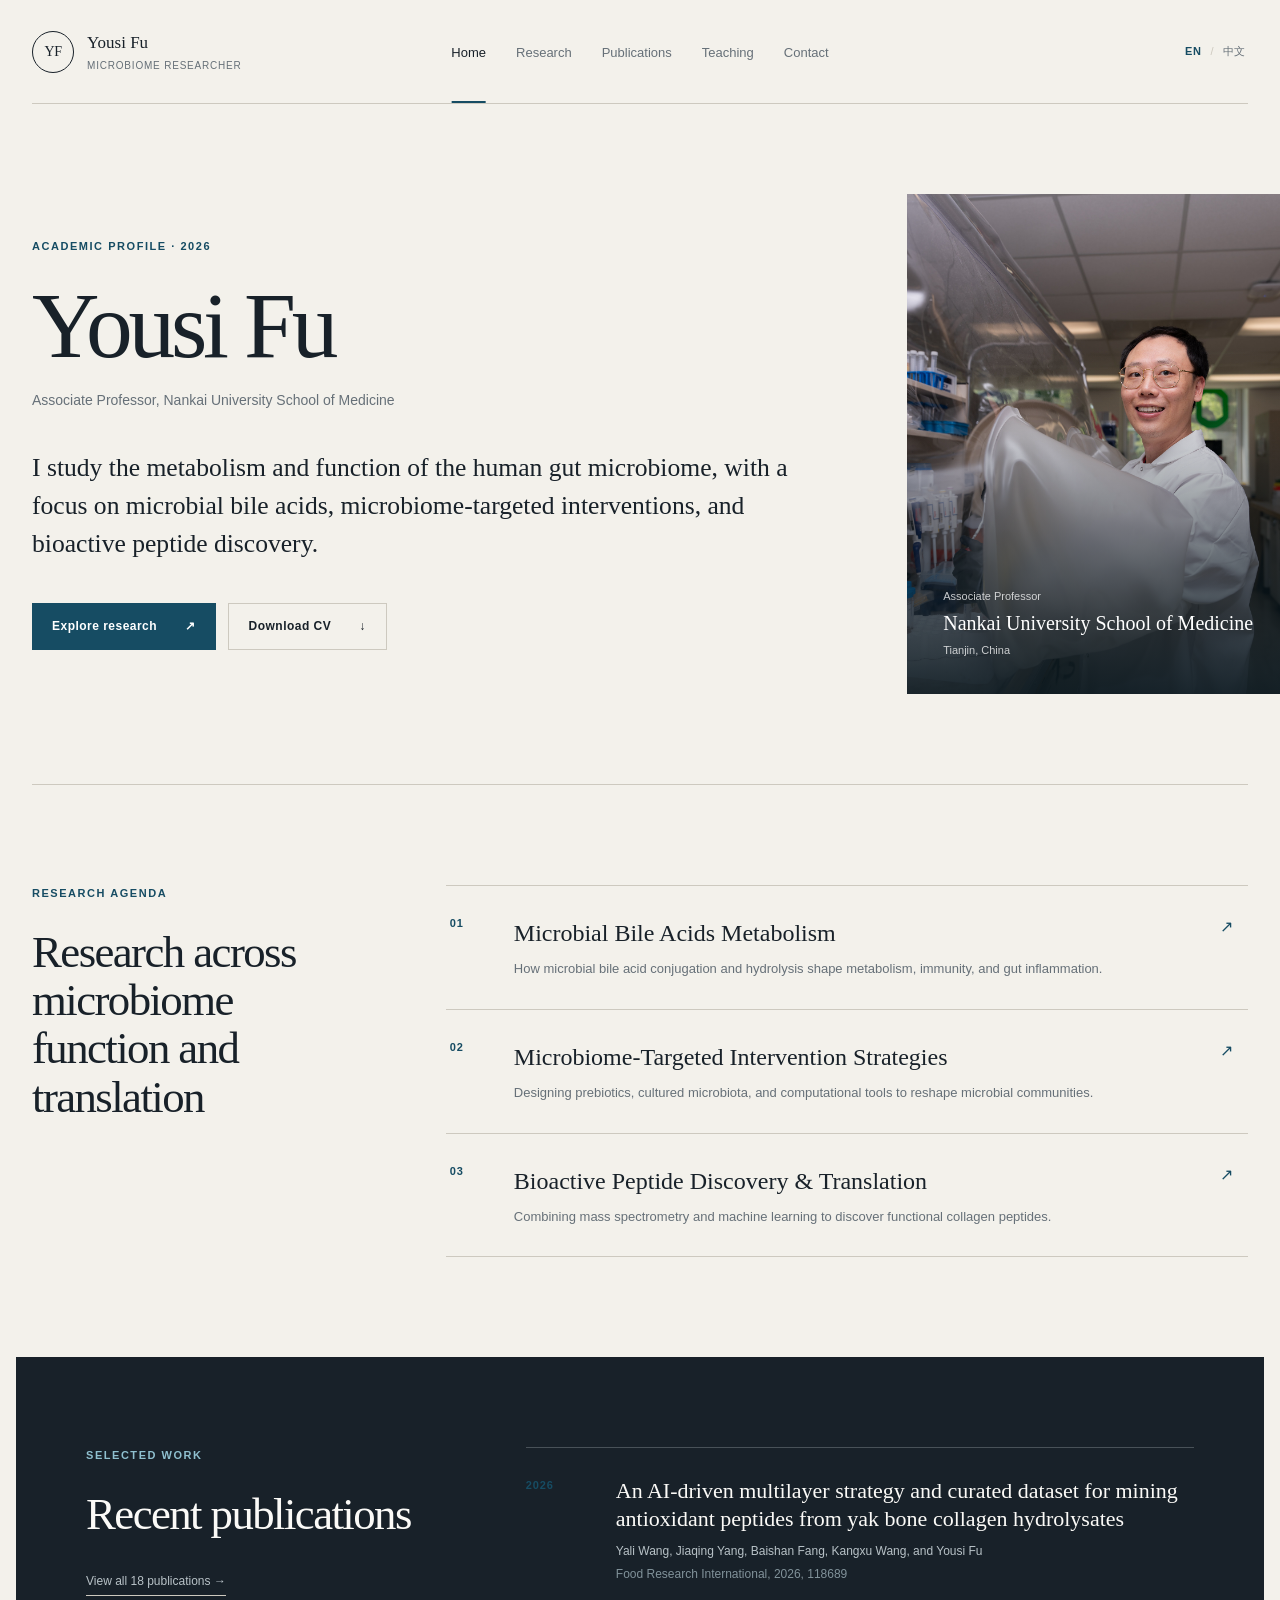
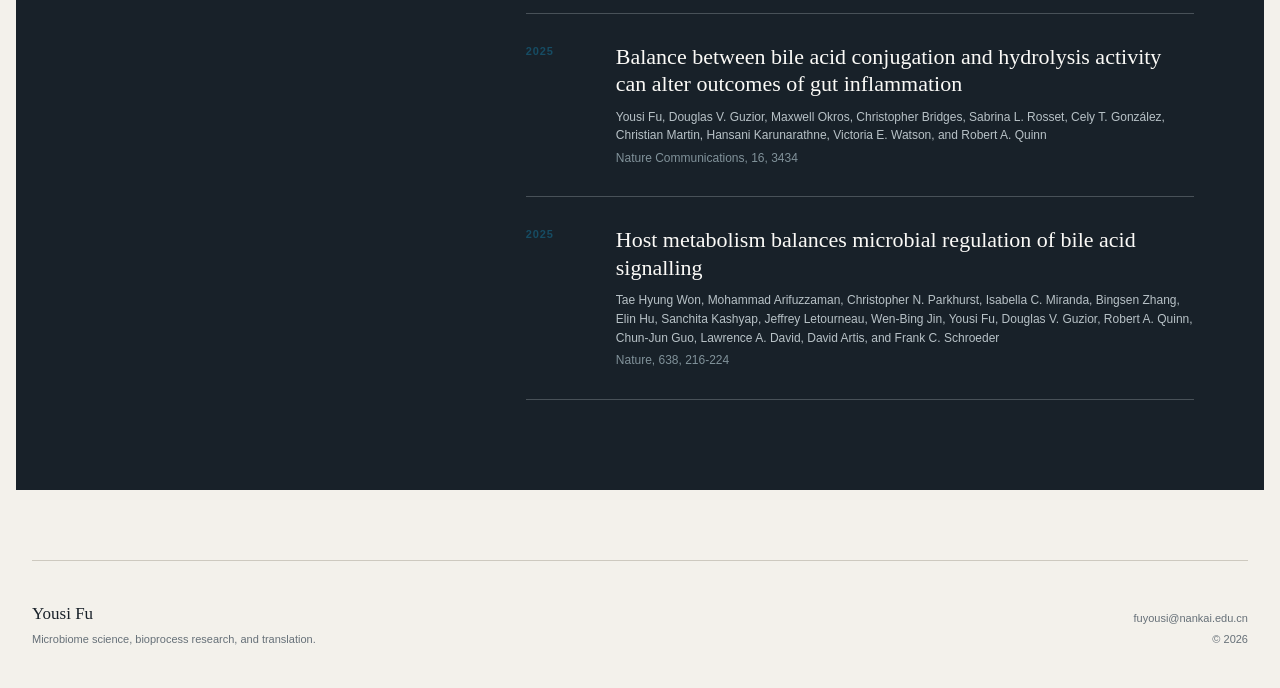
<file: contact/index.html>
<!doctype html>
<html lang="en">
  <head>
    <meta charset="UTF-8" />
    <meta name="viewport" content="width=device-width, initial-scale=1.0" />
    <meta
      name="description"
      content="Yousi Fu is an Associate Professor at Nankai University School of Medicine studying microbial bile acid metabolism, microbiome-targeted interventions, and bioactive peptides."
    />
    <title>Yousi Fu — Academic Profile</title>
    <script type="module" crossorigin src="/assets/index-C3agX_Cg.js"></script>
    <link rel="stylesheet" crossorigin href="/assets/index-CQv1zK_3.css">
  </head>
  <body>
    <div id="root"></div>
  </body>
</html>
</file>
<file: assets/index-CQv1zK_3.css>
/*! tailwindcss v4.2.1 | MIT License | https://tailwindcss.com */
@layer properties{@supports (((-webkit-hyphens:none)) and (not (margin-trim:inline))) or ((-moz-orient:inline) and (not (color:rgb(from red r g b)))){*,:before,:after,::backdrop{--tw-blur:initial;--tw-brightness:initial;--tw-contrast:initial;--tw-grayscale:initial;--tw-hue-rotate:initial;--tw-invert:initial;--tw-opacity:initial;--tw-saturate:initial;--tw-sepia:initial;--tw-drop-shadow:initial;--tw-drop-shadow-color:initial;--tw-drop-shadow-alpha:100%;--tw-drop-shadow-size:initial}}}@layer theme{:root,:host{--font-sans:ui-sans-serif, system-ui, sans-serif, "Apple Color Emoji", "Segoe UI Emoji", "Segoe UI Symbol", "Noto Color Emoji";--font-mono:ui-monospace, SFMono-Regular, Menlo, Monaco, Consolas, "Liberation Mono", "Courier New", monospace;--spacing:.25rem;--default-font-family:var(--font-sans);--default-mono-font-family:var(--font-mono)}}@layer base{*,:after,:before,::backdrop{box-sizing:border-box;border:0 solid;margin:0;padding:0}::file-selector-button{box-sizing:border-box;border:0 solid;margin:0;padding:0}html,:host{-webkit-text-size-adjust:100%;tab-size:4;line-height:1.5;font-family:var(--default-font-family,ui-sans-serif, system-ui, sans-serif, "Apple Color Emoji", "Segoe UI Emoji", "Segoe UI Symbol", "Noto Color Emoji");font-feature-settings:var(--default-font-feature-settings,normal);font-variation-settings:var(--default-font-variation-settings,normal);-webkit-tap-highlight-color:transparent}hr{height:0;color:inherit;border-top-width:1px}abbr:where([title]){-webkit-text-decoration:underline dotted;text-decoration:underline dotted}h1,h2,h3,h4,h5,h6{font-size:inherit;font-weight:inherit}a{color:inherit;-webkit-text-decoration:inherit;-webkit-text-decoration:inherit;-webkit-text-decoration:inherit;-webkit-text-decoration:inherit;text-decoration:inherit}b,strong{font-weight:bolder}code,kbd,samp,pre{font-family:var(--default-mono-font-family,ui-monospace, SFMono-Regular, Menlo, Monaco, Consolas, "Liberation Mono", "Courier New", monospace);font-feature-settings:var(--default-mono-font-feature-settings,normal);font-variation-settings:var(--default-mono-font-variation-settings,normal);font-size:1em}small{font-size:80%}sub,sup{vertical-align:baseline;font-size:75%;line-height:0;position:relative}sub{bottom:-.25em}sup{top:-.5em}table{text-indent:0;border-color:inherit;border-collapse:collapse}:-moz-focusring{outline:auto}progress{vertical-align:baseline}summary{display:list-item}ol,ul,menu{list-style:none}img,svg,video,canvas,audio,iframe,embed,object{vertical-align:middle;display:block}img,video{max-width:100%;height:auto}button,input,select,optgroup,textarea{font:inherit;font-feature-settings:inherit;font-variation-settings:inherit;letter-spacing:inherit;color:inherit;opacity:1;background-color:#0000;border-radius:0}::file-selector-button{font:inherit;font-feature-settings:inherit;font-variation-settings:inherit;letter-spacing:inherit;color:inherit;opacity:1;background-color:#0000;border-radius:0}:where(select:is([multiple],[size])) optgroup{font-weight:bolder}:where(select:is([multiple],[size])) optgroup option{padding-inline-start:20px}::file-selector-button{margin-inline-end:4px}::placeholder{opacity:1}@supports (not ((-webkit-appearance:-apple-pay-button))) or (contain-intrinsic-size:1px){::placeholder{color:currentColor}@supports (color:color-mix(in lab, red, red)){::placeholder{color:color-mix(in oklab, currentcolor 50%, transparent)}}}textarea{resize:vertical}::-webkit-search-decoration{-webkit-appearance:none}::-webkit-date-and-time-value{min-height:1lh;text-align:inherit}::-webkit-datetime-edit{display:inline-flex}::-webkit-datetime-edit-fields-wrapper{padding:0}::-webkit-datetime-edit{padding-block:0}::-webkit-datetime-edit-year-field{padding-block:0}::-webkit-datetime-edit-month-field{padding-block:0}::-webkit-datetime-edit-day-field{padding-block:0}::-webkit-datetime-edit-hour-field{padding-block:0}::-webkit-datetime-edit-minute-field{padding-block:0}::-webkit-datetime-edit-second-field{padding-block:0}::-webkit-datetime-edit-millisecond-field{padding-block:0}::-webkit-datetime-edit-meridiem-field{padding-block:0}::-webkit-calendar-picker-indicator{line-height:1}:-moz-ui-invalid{box-shadow:none}button,input:where([type=button],[type=reset],[type=submit]){appearance:button}::file-selector-button{appearance:button}::-webkit-inner-spin-button{height:auto}::-webkit-outer-spin-button{height:auto}[hidden]:where(:not([hidden=until-found])){display:none!important}}@layer components;@layer utilities{.visible{visibility:visible}.sr-only{clip-path:inset(50%);white-space:nowrap;border-width:0;width:1px;height:1px;margin:-1px;padding:0;position:absolute;overflow:hidden}.relative{position:relative}.start{inset-inline-start:var(--spacing)}.end{inset-inline-end:var(--spacing)}.flex{display:flex}.hidden{display:none}.table{display:table}.resize{resize:both}.blur{--tw-blur:blur(8px);filter:var(--tw-blur,) var(--tw-brightness,) var(--tw-contrast,) var(--tw-grayscale,) var(--tw-hue-rotate,) var(--tw-invert,) var(--tw-saturate,) var(--tw-sepia,) var(--tw-drop-shadow,)}}:root{--paper:#f3f1eb;--paper-deep:#e8e4da;--ink:#182129;--muted:#667078;--line:#cdc9bf;--accent:#164c63;--accent-soft:#dbe5e7;--white:#fbfaf7;--serif:Georgia, "Times New Roman", "Noto Serif SC", serif;--sans:Inter, ui-sans-serif, -apple-system, BlinkMacSystemFont, "Segoe UI", "Noto Sans SC", sans-serif}*{box-sizing:border-box}.sr-only{clip:rect(0, 0, 0, 0);white-space:nowrap;border:0;width:1px;height:1px;margin:-1px;padding:0;position:absolute;overflow:hidden}html{scroll-behavior:smooth}body{background:var(--paper);color:var(--ink);font-family:var(--sans);min-width:320px;margin:0}a{color:inherit;text-decoration:none}button,a{-webkit-tap-highlight-color:transparent}button:focus-visible,a:focus-visible{outline:2px solid var(--accent);outline-offset:4px}.site-frame{min-height:100vh}.section-shell,.site-header{width:calc(100% - 64px);max-width:1240px;margin-inline:auto}.site-header{border-bottom:1px solid var(--line);grid-template-columns:1fr auto 1fr;align-items:center;min-height:104px;display:grid}.brand{justify-self:start;align-items:center;gap:13px;display:inline-flex}.brand-mark{border:1px solid var(--ink);font-family:var(--serif);letter-spacing:-.04em;border-radius:50%;justify-content:center;align-items:center;width:42px;height:42px;font-size:14px;display:inline-flex}.brand-copy{flex-direction:column;gap:2px;display:flex}.brand-copy strong{font-family:var(--serif);font-size:17px;font-weight:500}.brand-copy small{color:var(--muted);letter-spacing:.08em;text-transform:uppercase;font-size:10px}.site-nav{align-items:center;gap:30px;display:flex}.site-nav a{color:var(--muted);padding:42px 0 39px;font-size:13px;position:relative}.site-nav a:after{background:var(--accent);content:"";width:100%;height:2px;transition:transform .18s;position:absolute;bottom:-1px;left:50%;transform:translate(-50%)scaleX(0)}.site-nav a:hover,.site-nav a.active{color:var(--ink)}.site-nav a.active:after{transform:translate(-50%)scaleX(1)}.language-switch{justify-self:end;align-items:center;gap:7px;display:flex}.language-switch button{color:var(--muted);cursor:pointer;font-family:var(--sans);letter-spacing:.06em;background:0 0;border:0;padding:5px 2px;font-size:11px}.language-switch button.active{color:var(--accent);font-weight:700}.language-switch span{color:var(--line);font-size:11px}.eyebrow{color:var(--accent);letter-spacing:.14em;text-transform:uppercase;margin:0;font-size:11px;font-weight:700}.hero{grid-template-columns:minmax(0,1.4fr) minmax(280px,.6fr);align-items:center;gap:80px;min-height:630px;padding-block:90px;display:grid}.hero h1,.page-intro h1{font-family:var(--serif);letter-spacing:-.045em;font-weight:400}.hero h1{max-width:850px;margin:28px 0 20px;font-size:clamp(60px,7.3vw,102px);line-height:.93}.role-line{color:var(--muted);margin:0 0 38px;font-size:14px}.hero-statement{font-family:var(--serif);max-width:770px;margin:0;font-size:clamp(21px,2vw,28px);line-height:1.48}.hero-actions{flex-wrap:wrap;gap:12px;margin-top:40px;display:flex}.button{letter-spacing:.04em;justify-content:space-between;align-items:center;gap:28px;min-height:47px;padding:0 20px;font-size:12px;font-weight:700;transition:background .16s,color .16s,transform .16s;display:inline-flex}.button:hover{transform:translateY(-2px)}.button-primary{background:var(--accent);color:#fff}.button-primary:hover{background:#0f3e52}.button-secondary{border:1px solid var(--line)}.button-secondary:hover{border-color:var(--ink)}.profile-links{flex-wrap:wrap;gap:24px;margin-top:34px;display:flex}.profile-links a,.text-link{border-bottom:1px solid var(--line);color:var(--muted);padding-bottom:5px;font-size:12px}.profile-links a:hover,.text-link:hover{border-color:var(--accent);color:var(--accent)}.identity-card{aspect-ratio:.84;background:var(--accent-soft);flex-direction:column;justify-content:center;align-items:center;min-height:420px;padding:46px;display:flex;position:relative}.identity-card:before,.identity-card:after{content:"";border:1px solid #164c633d;position:absolute}.identity-card:before{inset:24px}.identity-card:after{border-radius:50%;width:68%;height:68%}.monogram{background:var(--accent);color:#fff;font-family:var(--serif);letter-spacing:-.08em;z-index:1;border-radius:50%;justify-content:center;align-items:center;width:158px;height:158px;font-size:54px;display:flex;position:relative}.identity-card-copy{text-align:center;z-index:1;flex-direction:column;align-items:center;gap:6px;margin-top:44px;display:flex;position:relative}.identity-card-copy span{color:#48626d;font-size:11px}.identity-card-copy strong{font-family:var(--serif);font-size:19px;font-weight:500}.identity-photo-card{aspect-ratio:.78;justify-content:flex-end;min-height:500px;padding:0;overflow:hidden}.identity-photo-card:before,.identity-photo-card:after{display:none}.identity-photo{object-fit:cover;object-position:50% 58%;width:100%;height:100%;position:absolute;inset:0}.identity-photo-overlay{z-index:1;background:linear-gradient(#0000 28%,#0c1a210a 42%,#0c1a219e 75%,#0c1a21eb 100%);position:absolute;inset:0}.identity-photo-copy{text-align:left;align-items:flex-start;width:100%;margin:0;padding:36px}.identity-photo-copy span{color:#ffffffc2}.identity-photo-copy strong{color:#fff;font-size:20px;line-height:1.25}.home-grid{border-top:1px solid var(--line);grid-template-columns:.6fr 1.4fr;gap:70px;padding-block:100px;display:grid}.home-section-heading h2,.recent-heading h2{font-family:var(--serif);letter-spacing:-.035em;margin:26px 0 0;font-size:clamp(32px,3.5vw,52px);font-weight:400;line-height:1.08}.focus-list{border-top:1px solid var(--line)}.focus-row{border-bottom:1px solid var(--line);grid-template-columns:40px 1fr 24px;align-items:start;gap:24px;padding:29px 4px;display:grid}.focus-row:hover .row-arrow{transform:translate(3px,-3px)}.focus-number,.publication-year{color:var(--accent);letter-spacing:.08em;font-size:11px;font-weight:700}.focus-row h3{font-family:var(--serif);margin:0 0 8px;font-size:24px;font-weight:400}.focus-row p{color:var(--muted);margin:0;font-size:13px;line-height:1.6}.row-arrow{color:var(--accent);transition:transform .16s}.recent-block{background:var(--ink);color:var(--white);grid-template-columns:.7fr 1.3fr;gap:80px;width:calc(100% - 32px);max-width:1380px;margin-bottom:70px;padding:90px 70px;display:grid}.recent-heading .eyebrow{color:#8fc0cf}.recent-heading .text-link{color:#b8c2c7;margin-top:34px;display:inline-block}.recent-list{border-top:1px solid #485158}.publication-compact{border-bottom:1px solid #485158;grid-template-columns:60px 1fr;gap:30px;padding:29px 0;display:grid}.publication-compact h3{font-family:var(--serif);margin:0 0 10px;font-size:22px;font-weight:400;line-height:1.25}.publication-compact p{color:#b8c2c7;margin:0;font-size:12px;line-height:1.55}.publication-compact .venue{color:#81929a;margin-top:4px}.page-intro{border-bottom:1px solid var(--line);padding-block:112px 78px}.page-intro h1{max-width:900px;margin:24px 0 30px;font-size:clamp(48px,6.5vw,88px);line-height:1.02}.page-intro>p:last-child{color:var(--muted);font-family:var(--serif);max-width:760px;margin:0;font-size:20px;line-height:1.6}.research-list{padding-block:30px 100px}.research-card{border-bottom:1px solid var(--line);grid-template-columns:50px minmax(0,1fr) 240px;align-items:start;gap:46px;padding:58px 0;display:grid}.research-index{color:var(--accent);font-size:12px;font-weight:700}.research-copy h2{font-family:var(--serif);letter-spacing:-.035em;margin:0 0 22px;font-size:clamp(30px,3.5vw,48px);font-weight:400;line-height:1.1}.research-copy p{color:var(--muted);max-width:650px;margin:0;font-size:14px;line-height:1.8}.method-list>span{color:var(--muted);letter-spacing:.12em;text-transform:uppercase;margin-bottom:15px;font-size:10px;font-weight:700;display:block}.method-list ul{flex-wrap:wrap;gap:8px;margin:0;padding:0;list-style:none;display:flex}.method-list li{border:1px solid var(--line);color:var(--muted);border-radius:99px;padding:8px 11px;font-size:10px}.publication-list{padding-block:30px 100px}.publication-list-direct{padding-top:70px}.publication-year-group{grid-template-columns:120px minmax(0,1fr);gap:44px;padding-bottom:64px;display:grid}.publication-year-heading{color:var(--accent);font-family:var(--serif);letter-spacing:-.035em;margin:0;font-size:36px;font-weight:400;line-height:1;position:sticky;top:30px}.publication-year-items{border-top:1px solid var(--line)}.publication-row{border-bottom:1px solid var(--line);grid-template-columns:120px minmax(0,1fr);align-items:start;gap:44px;padding:38px 0;display:grid}.publication-type{color:var(--muted);letter-spacing:.08em;text-transform:uppercase;font-size:10px;font-weight:700;line-height:1.5}.publication-meta,.publication-actions{flex-direction:column;gap:9px;display:flex}.publication-meta span:first-child{color:var(--accent);font-family:var(--serif);font-size:24px}.publication-meta span:last-child{color:var(--muted);letter-spacing:.08em;text-transform:uppercase;font-size:10px}.featured-label{background:var(--accent-soft);color:var(--accent);letter-spacing:.08em;text-transform:uppercase;margin-bottom:15px;padding:7px 9px;font-size:9px;font-weight:700;display:inline-block}.publication-category{color:var(--muted);letter-spacing:.09em;text-transform:uppercase;margin-bottom:12px;font-size:9px;font-weight:700;display:block}.publication-category+.featured-label{margin-right:8px}.publication-main h2,.publication-main h3{font-family:var(--serif);letter-spacing:-.025em;margin:0 0 17px;font-size:clamp(24px,3vw,36px);font-weight:400;line-height:1.2}.publication-main p{color:var(--muted);margin:0;font-size:13px;line-height:1.6}.publication-main .venue{color:var(--accent);margin-top:5px}.publication-actions{align-items:flex-start}.publication-actions a{border-bottom:1px solid var(--line);padding-bottom:4px;font-size:11px}.publication-actions a:hover{border-color:var(--accent);color:var(--accent)}.teaching-layout{grid-template-columns:minmax(0,1.3fr) minmax(300px,.7fr);align-items:start;gap:90px;padding-block:90px 120px;display:grid}.teaching-empty{grid-template-columns:56px minmax(0,520px);align-items:start;gap:34px;min-height:420px;padding-block:90px 120px;display:grid}.empty-index{color:var(--accent);font-family:var(--serif);font-size:38px;line-height:1}.teaching-empty h2{font-family:var(--serif);letter-spacing:-.035em;margin:0 0 20px;font-size:clamp(30px,3.6vw,48px);font-weight:400;line-height:1.1}.teaching-empty p{color:var(--muted);margin:0;font-size:14px;line-height:1.75}.course-area>.eyebrow{margin-bottom:25px}.course-list{border-top:1px solid var(--line)}.course-card{border-bottom:1px solid var(--line);padding:32px 0}.course-meta{color:var(--muted);letter-spacing:.08em;text-transform:uppercase;justify-content:space-between;font-size:10px;display:flex}.course-card h2{font-family:var(--serif);margin:18px 0 11px;font-size:27px;font-weight:400}.course-card p,.philosophy-card p{color:var(--muted);margin:0;font-size:13px;line-height:1.75}.philosophy-card{background:var(--accent-soft);padding:44px}.quote-mark{color:var(--accent);font-family:var(--serif);height:60px;font-size:84px;line-height:1;display:block}.philosophy-card h2{font-family:var(--serif);margin:16px 0 22px;font-size:30px;font-weight:400}.contact-layout{grid-template-columns:1fr 1fr;gap:100px;padding-block:90px 120px;display:grid}.contact-details{border-top:1px solid var(--line)}.contact-item{border-bottom:1px solid var(--line);grid-template-columns:120px 1fr;gap:30px;padding:28px 0;display:grid}.contact-item>span{color:var(--muted);letter-spacing:.1em;text-transform:uppercase;font-size:10px;font-weight:700}.contact-item a,.contact-item p{font-family:var(--serif);white-space:pre-line;margin:0;font-size:20px;line-height:1.45}.contact-item a:hover{color:var(--accent)}.contact-note{background:var(--ink);color:var(--white);padding:50px}.contact-note>p:nth-child(2){color:#c0c7ca;font-family:var(--serif);margin:28px 0 38px;font-size:22px;line-height:1.6}.contact-note .eyebrow{color:#8fc0cf}.site-footer{border-top:1px solid var(--line);justify-content:space-between;align-items:end;padding-block:40px;display:flex}.site-footer strong{font-family:var(--serif);font-size:17px;font-weight:500}.site-footer p,.footer-meta{color:var(--muted);font-size:11px}.site-footer p{margin:5px 0 0}.footer-meta{flex-direction:column;align-items:flex-end;gap:5px;display:flex}.footer-meta a:hover{color:var(--accent)}@media (width<=980px){.site-header{grid-template-columns:1fr auto;padding-block:22px 0}.site-nav{grid-area:2/1/auto/-1;justify-content:space-between;overflow-x:auto}.site-nav a{padding:24px 0 18px}.hero{grid-template-columns:1fr 280px;gap:45px}.research-card{grid-template-columns:40px 1fr}.method-list{grid-column:2}.teaching-layout{gap:50px}}@media (width<=760px){.section-shell,.site-header{width:calc(100% - 36px)}.brand-copy small{display:none}.site-nav{gap:22px}.site-nav a{flex:none;font-size:12px}.hero{flex-direction:column;padding-block:70px;display:flex}.hero-copy,.identity-card{width:100%}.identity-card{aspect-ratio:auto;min-height:390px}.identity-photo-card{min-height:520px}.home-grid,.recent-block,.teaching-layout,.contact-layout{grid-template-columns:1fr}.home-grid{gap:45px;padding-block:75px}.recent-block{gap:45px;width:calc(100% - 20px);padding:62px 24px}.page-intro{padding-block:78px 58px}.research-card{grid-template-columns:30px 1fr;gap:16px;padding:42px 0}.publication-row{grid-template-columns:1fr;gap:24px;padding:42px 0}.publication-year-group{grid-template-columns:1fr;gap:22px;padding-bottom:54px}.publication-year-heading{position:static}.publication-meta{flex-direction:row;justify-content:space-between;align-items:baseline}.publication-actions{flex-direction:row;gap:20px}.teaching-layout,.contact-layout{gap:55px;padding-block:70px 90px}.philosophy-card,.contact-note{padding:36px 28px}.contact-item{grid-template-columns:1fr;gap:16px}.site-footer{flex-direction:column;align-items:flex-start;gap:24px}.footer-meta{align-items:flex-start}}@media (prefers-reduced-motion:reduce){html{scroll-behavior:auto}*,:before,:after{transition-duration:.01ms!important}}@property --tw-blur{syntax:"*";inherits:false}@property --tw-brightness{syntax:"*";inherits:false}@property --tw-contrast{syntax:"*";inherits:false}@property --tw-grayscale{syntax:"*";inherits:false}@property --tw-hue-rotate{syntax:"*";inherits:false}@property --tw-invert{syntax:"*";inherits:false}@property --tw-opacity{syntax:"*";inherits:false}@property --tw-saturate{syntax:"*";inherits:false}@property --tw-sepia{syntax:"*";inherits:false}@property --tw-drop-shadow{syntax:"*";inherits:false}@property --tw-drop-shadow-color{syntax:"*";inherits:false}@property --tw-drop-shadow-alpha{syntax:"<percentage>";inherits:false;initial-value:100%}@property --tw-drop-shadow-size{syntax:"*";inherits:false}
</file>
